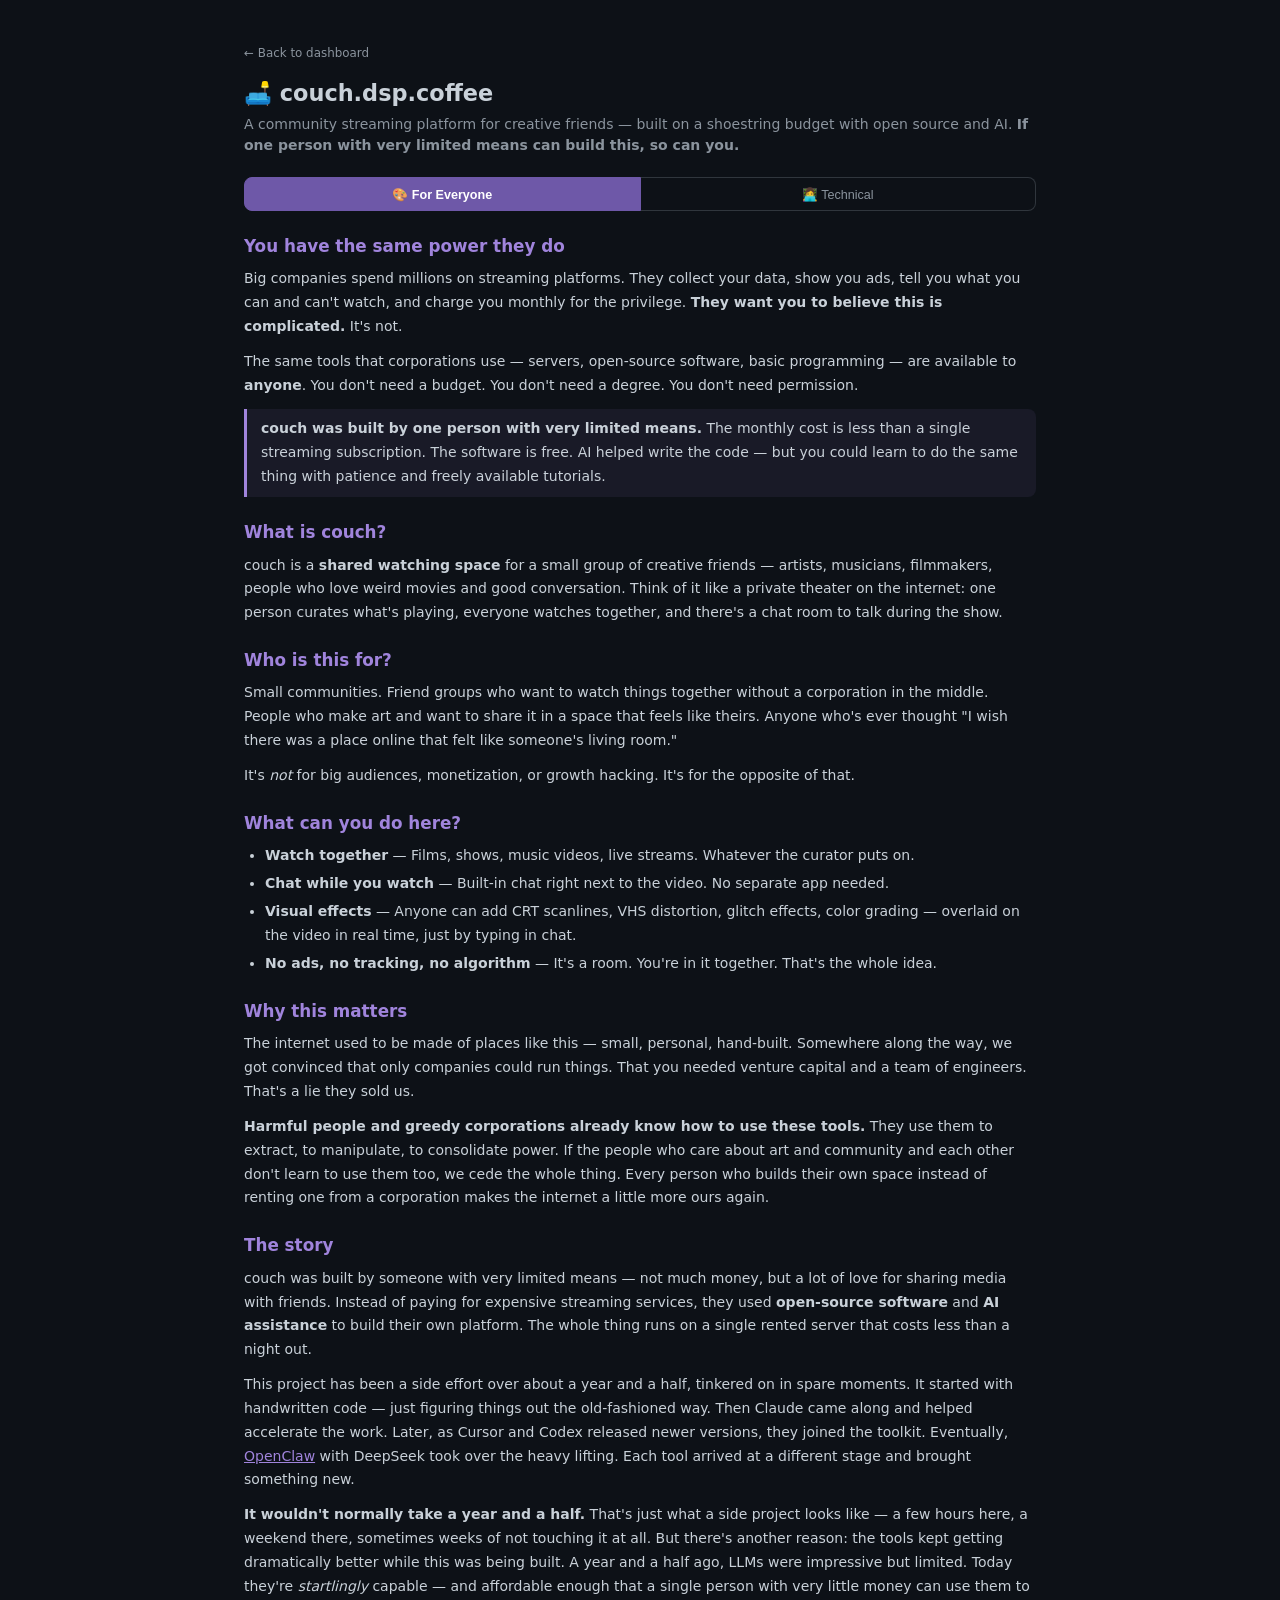
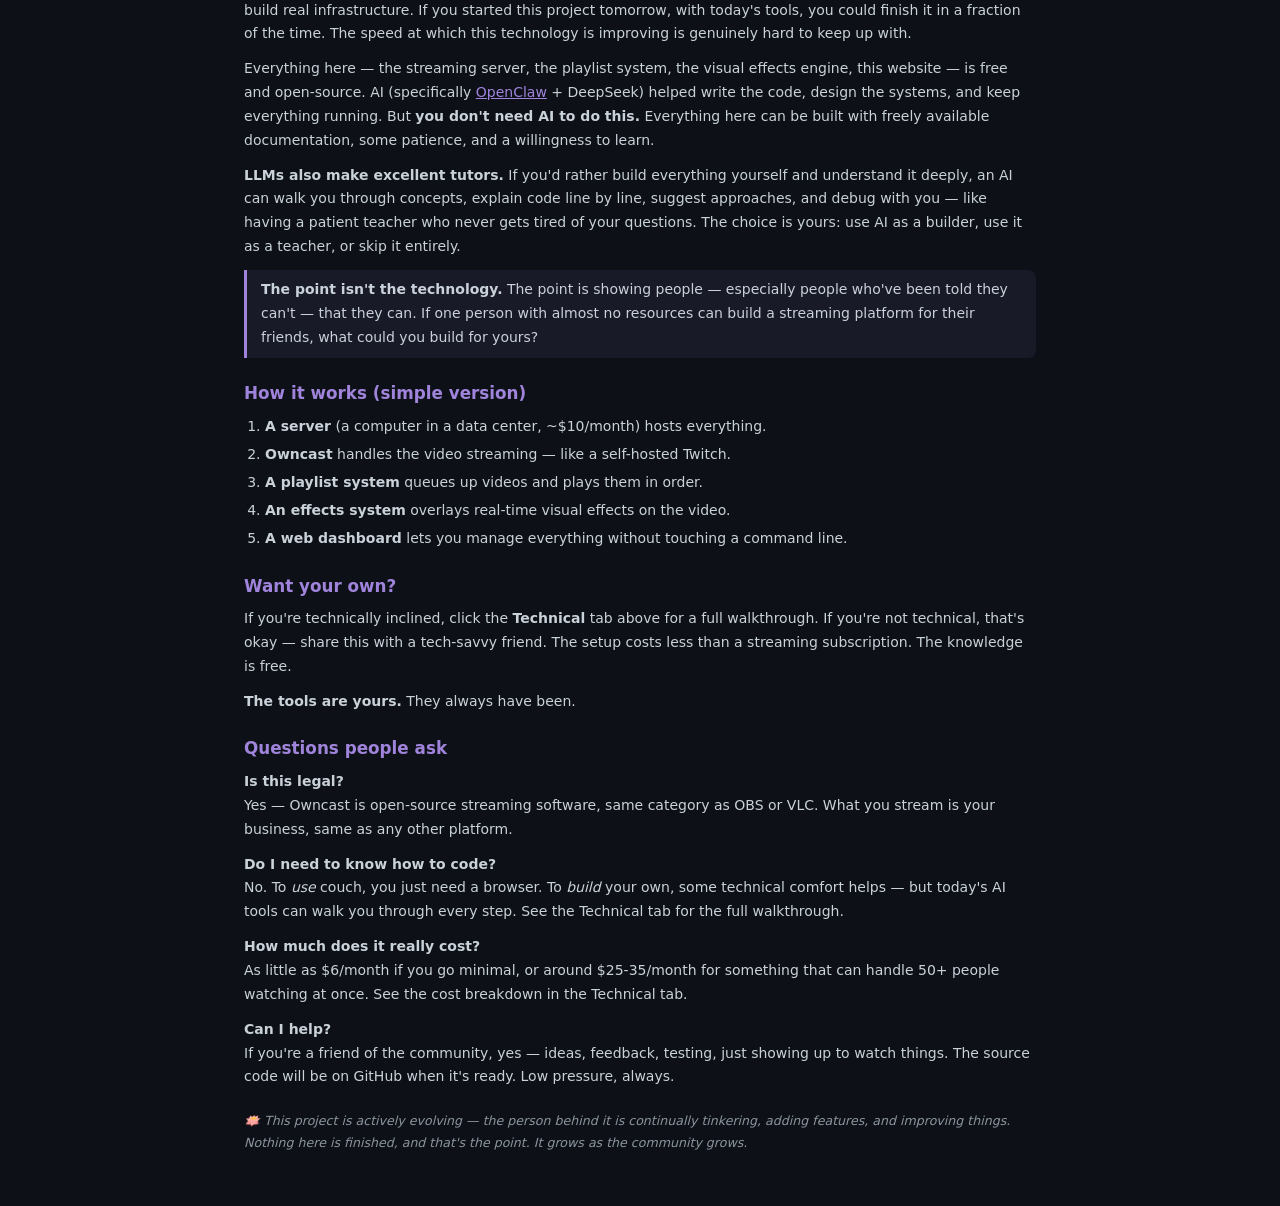
<file: playlist-streamer/api/web/about/index.html>
<!DOCTYPE html>
<html lang="en">
<head>
<meta charset="utf-8">
<meta name="viewport" content="width=device-width, initial-scale=1">
<title>About couch</title>
<link rel="stylesheet" href="../style.css">
<style>
  .docs-page { max-width: 820px; margin: 0 auto; padding: 2rem 1rem; }
  .docs-page h1 { font-size: 1.6rem; margin-bottom: 0.25rem; }
  .docs-page .tagline { color: var(--muted); font-size: 1rem; margin-bottom: 1.5rem; }
  .view-toggle { display: flex; gap: 0; margin-bottom: 1.5rem; }
  .view-toggle button {
    flex: 1; background: var(--bg); border: 1px solid var(--border);
    color: var(--muted); padding: 0.6rem; font-size: 0.9rem; cursor: pointer;
    transition: background 0.12s;
  }
  .view-toggle button:first-child { border-radius: var(--rad) 0 0 var(--rad); }
  .view-toggle button:last-child { border-radius: 0 var(--rad) var(--rad) 0; border-left: none; }
  .view-toggle button.active { background: var(--accent-dim); color: #fff; font-weight: 600; border-color: var(--accent-dim); }
  .docs-view { display: none; line-height: 1.7; }
  .docs-view.active { display: block; }
  .docs-view h2 { font-size: 1.2rem; margin: 1.5rem 0 0.5rem; color: var(--accent); }
  .docs-view h3 { font-size: 1rem; margin: 1rem 0 0.4rem; }
  .docs-view p { margin-bottom: 0.8rem; color: var(--text); }
  .docs-view code {
    background: var(--bg); border: 1px solid var(--border);
    padding: 1px 6px; border-radius: 4px; font-size: 0.85rem;
  }
  .docs-view pre {
    background: var(--bg); border: 1px solid var(--border);
    padding: 1rem; border-radius: var(--rad); overflow-x: auto;
    font-size: 0.82rem; margin-bottom: 1rem; line-height: 1.5;
  }
  .docs-view ul, .docs-view ol { margin-bottom: 0.8rem; padding-left: 1.5rem; }
  .docs-view li { margin-bottom: 0.3rem; }
  .docs-view a { color: var(--accent); }
  .docs-view .muted-note { color: var(--muted); font-style: italic; font-size: 0.9rem; margin-top: 1.5rem; }
  .docs-view .callout {
    border-left: 3px solid var(--accent); padding: 0.6rem 1rem;
    background: rgba(160,132,220,0.08); border-radius: 0 var(--rad) var(--rad) 0;
    margin-bottom: 1rem;
  }
  .docs-view table { width: 100%; border-collapse: collapse; margin-bottom: 1rem; }
  .docs-view th, .docs-view td {
    border: 1px solid var(--border); padding: 0.5rem 0.7rem;
    text-align: left; font-size: 0.85rem;
  }
  .docs-view th { background: var(--bg); }
  .docs-back { margin-bottom: 1rem; }
  .docs-back a { color: var(--muted); text-decoration: none; font-size: 0.85rem; }
  .docs-back a:hover { color: var(--accent); }
</style>
</head>
<body>
<div class="docs-page">
  <div class="docs-back"><a href="../">← Back to dashboard</a></div>
  <h1>🛋️ couch.dsp.coffee</h1>
  <p class="tagline">A community streaming platform for creative friends — built on a shoestring budget with open source and AI. <strong>If one person with very limited means can build this, so can you.</strong></p>

  <div class="view-toggle">
    <button class="active" data-view="creative">🎨 For Everyone</button>
    <button data-view="technical">👩‍💻 Technical</button>
  </div>

  <!-- ═══════════════════════════════════════════════════════════════ -->
  <div id="view-creative" class="docs-view active">

<h2>You have the same power they do</h2>
<p>Big companies spend millions on streaming platforms. They collect your data, show you ads, tell you what you can and can't watch, and charge you monthly for the privilege. <strong>They want you to believe this is complicated.</strong> It's not.</p>

<p>The same tools that corporations use — servers, open-source software, basic programming — are available to <strong>anyone</strong>. You don't need a budget. You don't need a degree. You don't need permission.</p>

<div class="callout"><strong>couch was built by one person with very limited means.</strong> The monthly cost is less than a single streaming subscription. The software is free. AI helped write the code — but you could learn to do the same thing with patience and freely available tutorials.</div>

<h2>What is couch?</h2>
<p>couch is a <strong>shared watching space</strong> for a small group of creative friends — artists, musicians, filmmakers, people who love weird movies and good conversation. Think of it like a private theater on the internet: one person curates what's playing, everyone watches together, and there's a chat room to talk during the show.</p>

<h2>Who is this for?</h2>
<p>Small communities. Friend groups who want to watch things together without a corporation in the middle. People who make art and want to share it in a space that feels like theirs. Anyone who's ever thought "I wish there was a place online that felt like someone's living room."</p>

<p>It's <em>not</em> for big audiences, monetization, or growth hacking. It's for the opposite of that.</p>

<h2>What can you do here?</h2>
<ul>
  <li><strong>Watch together</strong> — Films, shows, music videos, live streams. Whatever the curator puts on.</li>
  <li><strong>Chat while you watch</strong> — Built-in chat right next to the video. No separate app needed.</li>
  <li><strong>Visual effects</strong> — Anyone can add CRT scanlines, VHS distortion, glitch effects, color grading — overlaid on the video in real time, just by typing in chat.</li>
  <li><strong>No ads, no tracking, no algorithm</strong> — It's a room. You're in it together. That's the whole idea.</li>
</ul>

<h2>Why this matters</h2>
<p>The internet used to be made of places like this — small, personal, hand-built. Somewhere along the way, we got convinced that only companies could run things. That you needed venture capital and a team of engineers. That's a lie they sold us.</p>

<p><strong>Harmful people and greedy corporations already know how to use these tools.</strong> They use them to extract, to manipulate, to consolidate power. If the people who care about art and community and each other don't learn to use them too, we cede the whole thing. Every person who builds their own space instead of renting one from a corporation makes the internet a little more ours again.</p>

<h2>The story</h2>
<p>couch was built by someone with very limited means — not much money, but a lot of love for sharing media with friends. Instead of paying for expensive streaming services, they used <strong>open-source software</strong> and <strong>AI assistance</strong> to build their own platform. The whole thing runs on a single rented server that costs less than a night out.</p>

<p>This project has been a side effort over about a year and a half, tinkered on in spare moments. It started with handwritten code — just figuring things out the old-fashioned way. Then Claude came along and helped accelerate the work. Later, as Cursor and Codex released newer versions, they joined the toolkit. Eventually, <a href="https://openclaw.ai" target="_blank">OpenClaw</a> with DeepSeek took over the heavy lifting. Each tool arrived at a different stage and brought something new.</p>

<p><strong>It wouldn't normally take a year and a half.</strong> That's just what a side project looks like — a few hours here, a weekend there, sometimes weeks of not touching it at all. But there's another reason: the tools kept getting dramatically better while this was being built. A year and a half ago, LLMs were impressive but limited. Today they're <em>startlingly</em> capable — and affordable enough that a single person with very little money can use them to build real infrastructure. If you started this project tomorrow, with today's tools, you could finish it in a fraction of the time. The speed at which this technology is improving is genuinely hard to keep up with.</p>

<p>Everything here — the streaming server, the playlist system, the visual effects engine, this website — is free and open-source. AI (specifically <a href="https://openclaw.ai" target="_blank">OpenClaw</a> + DeepSeek) helped write the code, design the systems, and keep everything running. But <strong>you don't need AI to do this.</strong> Everything here can be built with freely available documentation, some patience, and a willingness to learn.</p>

<p><strong>LLMs also make excellent tutors.</strong> If you'd rather build everything yourself and understand it deeply, an AI can walk you through concepts, explain code line by line, suggest approaches, and debug with you — like having a patient teacher who never gets tired of your questions. The choice is yours: use AI as a builder, use it as a teacher, or skip it entirely.</p>

<div class="callout"><strong>The point isn't the technology.</strong> The point is showing people — especially people who've been told they can't — that they can. If one person with almost no resources can build a streaming platform for their friends, what could you build for yours?</div>

<h2>How it works (simple version)</h2>
<ol>
  <li><strong>A server</strong> (a computer in a data center, ~$10/month) hosts everything.</li>
  <li><strong>Owncast</strong> handles the video streaming — like a self-hosted Twitch.</li>
  <li><strong>A playlist system</strong> queues up videos and plays them in order.</li>
  <li><strong>An effects system</strong> overlays real-time visual effects on the video.</li>
  <li><strong>A web dashboard</strong> lets you manage everything without touching a command line.</li>
</ol>

<h2>Want your own?</h2>
<p>If you're technically inclined, click the <strong>Technical</strong> tab above for a full walkthrough. If you're not technical, that's okay — share this with a tech-savvy friend. The setup costs less than a streaming subscription. The knowledge is free.</p>

<p><strong>The tools are yours.</strong> They always have been.</p>

<h2>Questions people ask</h2>

<p><strong>Is this legal?</strong><br>Yes — Owncast is open-source streaming software, same category as OBS or VLC. What you stream is your business, same as any other platform.</p>

<p><strong>Do I need to know how to code?</strong><br>No. To <em>use</em> couch, you just need a browser. To <em>build</em> your own, some technical comfort helps — but today's AI tools can walk you through every step. See the Technical tab for the full walkthrough.</p>

<p><strong>How much does it really cost?</strong><br>As little as $6/month if you go minimal, or around $25-35/month for something that can handle 50+ people watching at once. See the cost breakdown in the Technical tab.</p>

<p><strong>Can I help?</strong><br>If you're a friend of the community, yes — ideas, feedback, testing, just showing up to watch things. The source code will be on GitHub when it's ready. Low pressure, always.</p>

<p class="muted-note">🪷 This project is actively evolving — the person behind it is continually tinkering, adding features, and improving things. Nothing here is finished, and that's the point. It grows as the community grows.</p>

  </div>

  <!-- ═══════════════════════════════════════════════════════════════ -->
  <div id="view-technical" class="docs-view">

<div class="callout"><strong>Everything documented here was built by one person.</strong> No team, no budget, no computer science degree. Just curiosity, open-source software, and AI assistance. If you can read documentation and copy-paste commands, you can build this.</div>

<h2>Architecture</h2>
<p>couch is a stack of four main components running on a single Linux server, fronted by Caddy as a reverse proxy with automatic TLS.</p>

<table>
  <tr><th>Component</th><th>Role</th><th>Port</th><th>Language</th></tr>
  <tr><td><strong>Owncast</strong></td><td>Live streaming server + chat</td><td>8080</td><td>Go (binary)</td></tr>
  <tr><td><strong>playlist-streamer</strong></td><td>Playlist management, video streaming to RTMP, web dashboard</td><td>9090</td><td>Go</td></tr>
  <tr><td><strong>layer-server</strong></td><td>WebGL shader state sync via SSE</td><td>9100</td><td>Go</td></tr>
  <tr><td><strong>Caddy</strong></td><td>Reverse proxy, TLS termination, static files</td><td>443</td><td>Go</td></tr>
</table>

<pre>
Browser ──▶ couch.dsp.coffee ──▶ Caddy
                                   ├── / → Owncast :8080
                                   ├── /stream/* → playlist-streamer :9090
                                   └── /layers-api/* → layer-server :9100
</pre>

<h2>Component Breakdown</h2>

<h3>1. Owncast</h3>
<p>The heart of the platform. Owncast is a self-hosted live streaming server with built-in chat, viewer count, and a clean web UI. It ingests video via RTMP and serves it to viewers via HLS.</p>
<ul>
  <li>Installed at <code>/opt/owncast/owncast/</code></li>
  <li>Updated via <code>grab-latest.sh</code> which pulls the latest GitHub release</li>
  <li>Chat is built-in — no external chat service needed</li>
  <li>Custom client-side code lives in <code>data/public/couch-layers/</code></li>
</ul>

<h3>2. playlist-streamer</h3>
<p>A Go application that manages playlists and streams video files (or YouTube URLs) to Owncast via RTMP. It supports multiple video providers, continuous looping, scheduled playback, and a web dashboard for management.</p>
<ul>
  <li><strong>Providers:</strong> Local files, YouTube (via yt-dlp), Real-Debrid, HTTP streams, Kick/Twitch (stubs)</li>
  <li><strong>Modes:</strong> Continuous loop, scheduled (cron), interactive CLI, TUI studio, or HTTP API</li>
  <li><strong>Dashboard:</strong> Embedded web UI served from the same binary — playlist management, video upload, schedule calendar</li>
  <li><strong>File watcher:</strong> Auto-detects new files dropped in the videos directory (SFTP uploads)</li>
</ul>
<p>Source: <code>/opt/owncast/playlist-streamer/</code></p>

<h3>3. layer-server</h3>
<p>A lightweight Go server that manages real-time WebGL shader overlays on the Owncast video player. Viewers type commands in chat (like <code>!preset crt</code>), the server deduplicates and broadcasts the canonical state to all connected clients via SSE.</p>

<p><strong>Available effects:</strong> CRT scanlines, chromatic aberration, color grading, digital glitch, VHS tracking/noise, pixelation, color inversion — with blend modes and per-layer opacity.</p>

<p>Source: <code>/opt/owncast/layer-server/</code></p>
<ul>
  <li>Commands are text in chat (e.g. <code>!fx crt scanlineIntensity 0.8</code>)</li>
  <li>State syncs instantly to all viewers via Server-Sent Events</li>
  <li>Allowlist controls who can run commands</li>
  <li>WebGL shader code runs client-side in the browser for zero server GPU cost</li>
</ul>

<h2>Layer System Architecture</h2>
<pre>
Chat (WebSocket)                  Allowed user types !preset crt
    │
    ▼
couch-layers.js                   Detects command, POSTs to server
    │
    ▼
layer-server (:9100)              Deduplicates, updates canonical state
    │
    ▼  SSE push
All connected clients             Apply WebGL shader stack to &lt;video&gt;
</pre>

<h2>Setting Up Your Own</h2>

<h3>Prerequisites</h3>
<ul>
  <li>A Linux server (any VPS works — $5-10/mo)</li>
  <li>A domain name</li>
  <li>Go 1.22+, ffmpeg, yt-dlp</li>
</ul>

<h3>Quick Start</h3>
<ol>
  <li><strong>Install Owncast</strong> — Download the binary from <a href="https://owncast.online">owncast.online</a>, run it, configure via <code>/admin</code></li>
  <li><strong>Clone the repo</strong> — <code>git clone ... /opt/owncast</code></li>
  <li><strong>Build playlist-streamer</strong> — <code>cd playlist-streamer && go build -o playlist-streamer .</code></li>
  <li><strong>Build layer-server</strong> — <code>cd layer-server && go build -o layer-server .</code></li>
  <li><strong>Set up Caddy</strong> — Point your domain at the server, configure reverse proxy for the components</li>
  <li><strong>Install systemd units</strong> — So everything starts on boot and restarts on failure</li>
  <li><strong>Drop videos in <code>/opt/owncast/playlist-streamer/videos/</code></strong> — They auto-appear in the playlist</li>
</ol>

<h3>Cost Breakdown</h3>
<p>Costs vary widely depending on how many people you expect to watch and whether you already have hardware. Here's the honest range:</p>
<table>
  <tr><th>Item</th><th>Budget Option</th><th>Comfortable Option</th></tr>
  <tr><td>VPS / server</td><td>~$5/mo (1-2 viewers, small VPS)</td><td>~$25-35/mo (50+ concurrent viewers)</td></tr>
  <tr><td>Domain name</td><td colspan="2">~$12/year</td></tr>
  <tr><td>Owncast</td><td colspan="2">Free (open source)</td></tr>
  <tr><td>Caddy</td><td colspan="2">Free (open source)</td></tr>
  <tr><td>playlist-streamer + layer-server</td><td colspan="2">Free (custom, open source)</td></tr>
  <tr><td><strong>Total</strong></td><td><strong>~$6/mo</strong></td><td><strong>~$26-36/mo</strong></td></tr>
</table>

<p>couch itself runs on a Hetzner VPS — more power than needed for a small group, but room to grow. You can start on a $5/mo VPS from providers like Hetzner, DigitalOcean, Vultr, or Netcup, and scale up if your audience grows. If you have an old desktop and decent upload speed at home, you can even self-host for just the electricity cost.</p>

<p><strong>The takeaway:</strong> there are options at every budget level. The cheapest tier costs less than a sandwich per month. The comfortable tier costs less than a streaming subscription and a coffee. The point isn't the exact number — it's that you have choices.</p>

<div class="callout"><strong>AI costs:</strong> During development, AI assistance (like OpenClaw + DeepSeek) was used for coding, system design, and debugging. At current API pricing, the monthly cost is single-digit dollars — and it's optional. Everything here can be built without AI using the documentation.</div>

<h2>Stream Key Security</h2>
<p>Never commit <code>config.local.yaml</code> to version control. It contains the Owncast stream key and API tokens. Use restricted file permissions (<code>0600</code>) and <code>.gitignore</code>.</p>

<h2>Useful Commands</h2>
<pre>
# Restart everything
systemctl restart owncast playlist-streamer layer-server

# View logs
journalctl -u playlist-streamer -f

# Check layer state
curl -s https://couch.dsp.coffee/layers-api/state | python3 -m json.tool

# Force a layer preset (bypasses allowlist)
curl -s -X POST http://localhost:9100/layers-api/state \
  -H 'Content-Type: application/json' \
  -d '{"cmd":"preset","args":["crt"]}'

# Update Owncast to latest release
cd /opt/owncast && bash grab-latest.sh
</pre>

<h2>Repository</h2>
<p>The full source code — playlist-streamer, layer-server, and all configuration — will be available on GitHub. For now it's quietly running here. If you're interested in the code or want help setting up your own, reach out through the chat or community channels. No pressure, no spotlight.</p>

<p><em>Last updated: <span id="doc-updated"></span> · This project is under active development — things change, improve, and grow.</em></p>

  </div>
</div>

<script>
// View toggle
document.querySelectorAll('.view-toggle button').forEach(btn => {
  btn.addEventListener('click', () => {
    document.querySelectorAll('.view-toggle button').forEach(b => b.classList.remove('active'));
    btn.classList.add('active');
    document.querySelectorAll('.docs-view').forEach(v => v.classList.remove('active'));
    document.getElementById('view-' + btn.dataset.view).classList.add('active');
  });
});
// Set last-updated timestamp
document.getElementById('doc-updated').textContent = new Date().toISOString().slice(0, 10);
</script>
</body>
</html>
</file>
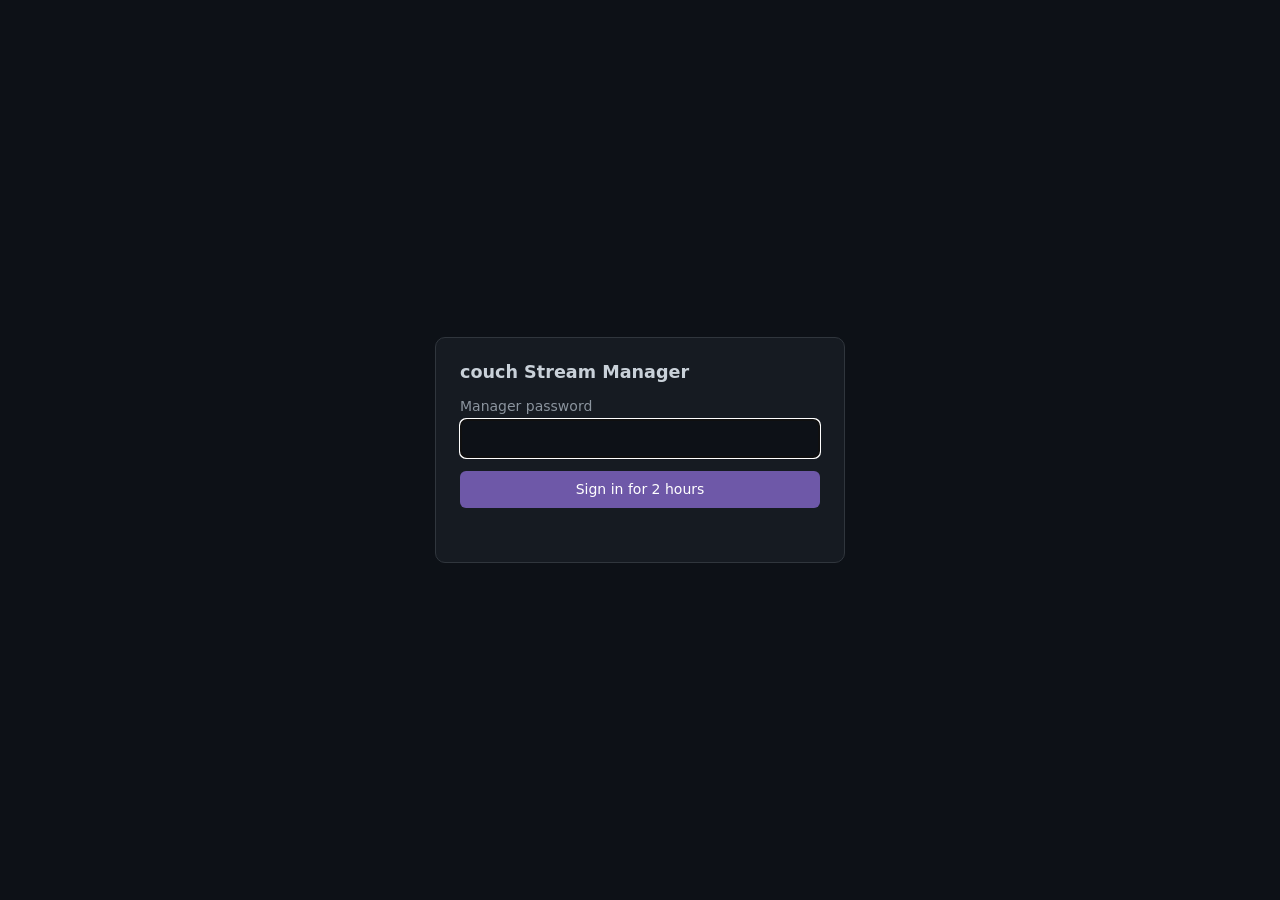
<file: playlist-streamer/api/web/login.html>
<!doctype html>
<html><head><meta charset="utf-8"><meta name="viewport" content="width=device-width,initial-scale=1"><title>Stream Manager Login</title><style>
body{margin:0;min-height:100vh;display:grid;place-items:center;background:#0d1117;color:#c9d1d9;font:14px system-ui}form{width:min(360px,calc(100vw - 2rem));background:#161b22;border:1px solid #30363d;border-radius:10px;padding:1.5rem}h1{font-size:1.1rem;margin:0 0 1rem}label{display:block;color:#8b949e;margin-bottom:.35rem}input,button{box-sizing:border-box;width:100%;padding:.65rem;border-radius:6px;font:inherit}input{background:#0d1117;border:1px solid #30363d;color:#fff}button{margin-top:.8rem;border:0;background:#6e58a8;color:#fff;cursor:pointer}#error{min-height:1.3rem;color:#f85149;margin-top:.6rem}
</style></head><body><form id="login-form"><h1>couch Stream Manager</h1><label for="password">Manager password</label><input id="password" type="password" autocomplete="current-password" autofocus required><button>Sign in for 2 hours</button><div id="error"></div></form><script src="login.js"></script></body></html>
</file>
<file: playlist-streamer/api/web/style.css>
*, *::before, *::after { box-sizing: border-box; margin: 0; padding: 0; }

:root {
  --bg: #0d1117;
  --bg-alt: #161b22;
  --border: #30363d;
  --text: #c9d1d9;
  --muted: #8b949e;
  --accent: #a084dc;
  --accent-dim: #6e58a8;
  --green: #3fb950;
  --red: #f85149;
  --yellow: #d2991d;
  --blue: #58a6ff;
  --rad: 8px;
}

html { background: var(--bg); color: var(--text); font: 14px/1.5 system-ui, -apple-system, sans-serif; }

body {
  max-width: 1320px; margin: 0 auto; padding: 1rem;
  display: flex; flex-direction: column; min-height: 100vh;
}

/* ── Top bar ────────────────────────────── */

header {
  display: flex; align-items: center; gap: 1rem;
  padding: 0.75rem 1rem; background: var(--bg-alt);
  border: 1px solid var(--border); border-radius: var(--rad);
  margin-bottom: 1rem; flex-wrap: wrap;
}
header h1 { font-size: 1.1rem; font-weight: 600; }
header h1 span { color: var(--muted); font-weight: 400; }

#status-bar { display: flex; align-items: center; gap: 0.5rem; flex: 1; }
.dot { width: 10px; height: 10px; border-radius: 50%; flex-shrink: 0; }
.dot.streaming { background: var(--green); box-shadow: 0 0 6px var(--green); }
.dot.stopped { background: var(--muted); }
.dot.paused { background: var(--yellow); }
#status-text { font-weight: 600; }
#status-detail { color: var(--muted); font-size: 0.85rem; }

nav { display: flex; gap: 0.35rem; }
nav button {
  background: var(--bg-alt); border: 1px solid var(--border);
  color: var(--text); border-radius: 6px; padding: 0.4rem 0.7rem;
  cursor: pointer; font-size: 0.95rem; transition: background 0.12s;
}
nav button:hover { background: var(--border); }
nav button:active { transform: scale(0.96); }
.icon-button { min-width: 2.35rem; padding-inline: 0.55rem; }
.quiet-button { background: transparent; border: 1px solid var(--border); color: var(--text); }
.quiet-button:hover { background: var(--border); }
.danger-quiet { background: transparent; border: 1px solid transparent; color: #ff7b72; }
.danger-quiet:hover { background: rgba(248,81,73,.12); border-color: rgba(248,81,73,.35); }
.save-button { display: inline-flex; align-items: center; gap: .35rem; }
.nav-link {
  display: flex; align-items: center; padding: 0.4rem 0.7rem;
  color: var(--muted); text-decoration: none; font-size: 1rem;
  border-radius: 6px; transition: background 0.12s;
}
.nav-link:hover { background: var(--border); color: var(--text); }

/* ── Main layout ────────────────────────── */

main {
  display: grid; grid-template-columns: minmax(0, 1fr) minmax(320px, 380px);
  gap: 1rem; flex: 1;
}
@media (max-width: 820px) { main { grid-template-columns: 1fr; } }

/* ── Sections ───────────────────────────── */

section, aside > section {
  background: var(--bg-alt); border: 1px solid var(--border);
  border-radius: var(--rad); padding: 1rem;
}
section h2, aside h2 {
  font-size: 0.95rem; font-weight: 600; margin-bottom: 0.75rem;
  color: var(--muted); text-transform: uppercase; letter-spacing: 0.05em;
}

/* ── Playlist ───────────────────────────── */
.playlist-heading { display: flex; align-items: flex-end; justify-content: space-between; gap: 1rem; margin-bottom: .65rem; }
.playlist-heading > div { flex: 1; min-width: 0; }
.eyebrow { display: block; color: var(--muted); font-size: .7rem; font-weight: 700; letter-spacing: .09em; text-transform: uppercase; margin-bottom: .25rem; }
.playlist-title-row { display: flex; align-items: center; gap: .5rem; min-width: 0; }
.playlist-toolbar { display: flex; gap: 0.35rem; align-items: center; padding-block: .55rem; border-block: 1px solid var(--border); margin-bottom: .45rem; }
#playlist-select { width: min(100%, 34rem); min-width: 0; background: var(--bg); border: 1px solid var(--border); color: var(--text); border-radius: 6px; padding: 0.55rem; font-size: 1rem; font-weight: 650; }
.playlist-help { color: var(--muted); font-size: 0.72rem; margin-bottom: 0.55rem; }
#playlist-mode { color: var(--accent); font-weight: 600; }
.primary-action, #btn-pl-activate { background: #238636; }
.primary-action:hover, #btn-pl-activate:hover { background: #2ea043; }
.dirty-indicator { color: #e3b341; background: rgba(210,153,29,.12); border: 1px solid rgba(210,153,29,.3); border-radius: 999px; padding: .1rem .45rem; font-size: .68rem; font-weight: 700; }

.activity-panel { margin: .55rem 0 .65rem; padding: .65rem .7rem; border: 1px solid var(--border); border-radius: 7px; background: rgba(13,17,23,.55); }
.activity-panel.has-error { border-color: rgba(248,81,73,.5); background: rgba(248,81,73,.055); }
.activity-panel.is-busy { border-color: rgba(210,153,29,.45); }
.activity-heading, .activity-heading > span { display: flex; align-items: center; gap: .45rem; }
.activity-heading { justify-content: space-between; }
.activity-heading strong { font-size: .82rem; }
.activity-heading button { padding: .2rem .5rem; font-size: .72rem; }
.activity-dot { width: 8px; height: 8px; border-radius: 50%; flex: 0 0 auto; background: var(--muted); }
.activity-dot.ok { background: var(--green); }
.activity-dot.busy { background: var(--yellow); box-shadow: 0 0 5px rgba(210,153,29,.6); }
.activity-dot.error { background: var(--red); box-shadow: 0 0 5px rgba(248,81,73,.6); }
#activity-summary { margin-top: .25rem; color: var(--muted); font-size: .78rem; }
#activity-list { list-style: none; margin-top: .45rem; padding-top: .4rem; border-top: 1px solid var(--border); }
#activity-list li { display: grid; grid-template-columns: auto 1fr; gap: .45rem; padding: .18rem 0; color: var(--muted); font-size: .72rem; }
#activity-list .activity-level { color: var(--yellow); font-weight: 800; }
#activity-list li.error .activity-level, #activity-list li.error .activity-message { color: #ff8a82; }
#activity-list .activity-message { min-width: 0; overflow-wrap: anywhere; }

#pl-count { color: var(--muted); font-weight: 400; font-size: 0.9rem; }
#pl-count::before { content: "("; }
#pl-count::after { content: ")"; }

#playlist { list-style: none; height: clamp(260px, 48vh, 620px); overflow-y: auto; overscroll-behavior: contain; }
#playlist li {
  display: flex; align-items: center; gap: 0.5rem;
  padding: 0.45rem 0.5rem; border-radius: 6px;
  font-size: 0.9rem; transition: background 0.1s;
}
#playlist li:hover { background: rgba(255,255,255,0.03); }
#playlist .empty-state { height: 100%; justify-content: center; text-align: center; color: var(--muted); cursor: default; }
#playlist li:focus { outline: 1px solid var(--accent); background: rgba(160,132,220,0.08); }
#playlist li[draggable="true"] { cursor: default; }
#playlist li.dragging { opacity: .45; }
.pl-grip { color: var(--muted); cursor: grab; font-size: 1.05rem; }
#playlist li.now {
  background: rgba(160,132,220,0.12); border-left: 3px solid var(--accent);
  padding-left: calc(0.5rem - 3px);
}

.pl-idx { color: var(--muted); min-width: 1.8rem; text-align: right; font-variant-numeric: tabular-nums; }
.pl-provider {
  font-size: 0.7rem; padding: 1px 5px; border-radius: 4px;
  background: var(--border); color: var(--muted); flex-shrink: 0; text-transform: uppercase;
}
.pl-url {
  overflow: hidden; text-overflow: ellipsis; white-space: nowrap;
  color: var(--text);
}
.pl-main { flex: 1; min-width: 0; display: flex; flex-direction: column; line-height: 1.25; }
.pl-item-detail { color: var(--muted); font-size: .68rem; overflow: hidden; text-overflow: ellipsis; white-space: nowrap; }
.pl-state { flex: 0 0 auto; border: 1px solid var(--border); border-radius: 999px; padding: .12rem .42rem; color: var(--muted); font-size: .64rem; font-weight: 700; line-height: 1.35; white-space: nowrap; }
.pl-state-cached, .pl-state-ready { color: #56d364; border-color: rgba(63,185,80,.38); background: rgba(63,185,80,.09); }
.pl-state-caching { color: #e3b341; border-color: rgba(210,153,29,.45); background: rgba(210,153,29,.09); }
.pl-state-waiting { color: #d2a8ff; border-color: rgba(160,132,220,.45); background: rgba(160,132,220,.09); }
.pl-state-failed { color: #ff7b72; border-color: rgba(248,81,73,.45); background: rgba(248,81,73,.1); }
.pl-state-direct { color: var(--blue); border-color: rgba(88,166,255,.35); background: rgba(88,166,255,.08); }
.pl-progress { width: min(14rem,100%); height: 3px; margin-top: 3px; border-radius: 2px; overflow: hidden; background: var(--border); }
.pl-progress > span { display: block; height: 100%; background: var(--yellow); transition: width .2s; }
li.now .pl-url { color: var(--accent); font-weight: 500; }
li.now .pl-idx::before { content: "▶ "; color: var(--accent); }

.pl-del, .pl-play {
  background: none; border: none; color: var(--red); cursor: pointer;
  font-size: 1rem; padding: 0 4px; opacity: 0; transition: opacity 0.12s;
}
#playlist li:hover .pl-del { opacity: 1; }
.pl-play { color: var(--green); }
#playlist li:hover .pl-play, #playlist li:focus-within .pl-play, #playlist li:focus-within .pl-del { opacity: 1; }
.pl-del:hover { color: #ff6e6e; }

/* ── Add row ────────────────────────────── */

#pl-actions { margin-top: 0.75rem; display: flex; flex-direction: column; gap: 0.4rem; }
.add-row { display: flex; gap: 0.4rem; }
.add-row input { flex: 1; }
.add-row select {
  background: var(--bg); border: 1px solid var(--border); color: var(--text);
  border-radius: 6px; padding: 0.35rem 0.5rem; font-size: 0.85rem;
}
.ytrow { border-top: 1px solid var(--border); padding-top: 0.4rem; }

input[type="text"] {
  background: var(--bg); border: 1px solid var(--border); color: var(--text);
  border-radius: 6px; padding: 0.4rem 0.6rem; font-size: 0.85rem;
  outline: none; transition: border-color 0.12s;
}
input[type="text"]:focus { border-color: var(--accent); }

button {
  background: var(--accent-dim); border: none; color: #fff;
  border-radius: 6px; padding: 0.4rem 0.9rem; cursor: pointer;
  font-size: 0.85rem; font-weight: 500; white-space: nowrap;
  transition: background 0.12s, transform 0.1s;
}
button:hover { background: var(--accent); }
button:active { transform: scale(0.96); }
button:focus-visible, select:focus-visible, input:focus-visible, .nav-link:focus-visible { outline: 2px solid var(--blue); outline-offset: 2px; }
button:disabled { cursor: not-allowed; opacity: .5; transform: none; }

#btn-add, #btn-ytplaylist { padding: 0.4rem 1rem; }

/* ── Upload drop zone ───────────────────── */

#drop-zone {
  border: 2px dashed var(--border); border-radius: var(--rad);
  padding: 1.5rem 1rem; text-align: center; cursor: pointer;
  transition: border-color 0.15s, background 0.15s;
}
#drop-zone:hover, #drop-zone.dragover {
  border-color: var(--accent); background: rgba(160,132,220,0.06);
}
#drop-zone p { margin-bottom: 0.4rem; }
#drop-zone .hint { font-size: 0.75rem; color: var(--muted); }

#btn-pick-file {
  background: var(--bg); border: 1px solid var(--border); color: var(--text);
  margin-top: 0.5rem;
}
#btn-pick-file:hover { background: var(--border); }

#upload-progress { margin-top: 0.75rem; }
.progress-bar { height: 8px; background: var(--border); border-radius: 4px; overflow: hidden; margin-bottom: 0.3rem; }
#progress-fill { height: 100%; width: 0; background: var(--accent); border-radius: 4px; transition: width 0.2s; }
#progress-text { font-size: 0.8rem; color: var(--muted); }

.hidden { display: none !important; }

/* ── Video library ──────────────────────── */

#video-list {
  list-style: none; max-height: 26vh; overflow-y: auto;
  font-size: 0.85rem;
}
#video-list li {
  display: flex; justify-content: space-between; align-items: center;
  padding: 0.3rem 0.4rem; border-radius: 4px;
}
#video-list li:hover { background: rgba(255,255,255,0.03); }
#video-list .vname { overflow: hidden; text-overflow: ellipsis; white-space: nowrap; }
#video-list .vsize { color: var(--muted); font-size: 0.75rem; margin-left: 0.5rem; flex-shrink: 0; }
#video-list .vadd {
  background: none; border: none; color: var(--accent); cursor: pointer;
  font-size: 0.8rem; padding: 2px 6px;
}
#video-list .vadd:hover { color: #fff; }

#plex-section .plex-controls { display: flex; gap: 0.4rem; margin-bottom: 0.5rem; }
#plex-section select, #plex-filter {
  width: 100%; background: var(--bg); border: 1px solid var(--border); color: var(--text);
  border-radius: 6px; padding: 0.4rem 0.5rem;
}

#smb-section .smb-controls { display: flex; gap: 0.4rem; margin-bottom: 0.5rem; }
#smb-section select, #smb-filter {
  width: 100%; background: var(--bg); border: 1px solid var(--border); color: var(--text);
  border-radius: 6px; padding: 0.4rem 0.5rem;
}
.smb-path-row { display: flex; align-items: center; gap: .5rem; margin-bottom: .5rem; }
#smb-path { min-width: 0; overflow: hidden; text-overflow: ellipsis; white-space: nowrap; color: var(--muted); font-size: .78rem; }
#smb-list { list-style: none; max-height: 56vh; overflow-y: auto; margin-top: .5rem; }
#smb-list li { border-radius: 4px; }
#smb-list .smb-open { width: 100%; display: flex; align-items: center; gap: .4rem; padding: .4rem; background: none; color: var(--text); text-align: left; }
#smb-list .smb-open:hover, #smb-list .smb-file:hover { background: rgba(255,255,255,.04); }
#smb-list .smb-file { display: flex; align-items: center; gap: .4rem; padding: .35rem .4rem; }
#smb-list .smb-file-icon { flex: 0 0 1.1rem; color: var(--muted); text-align: center; }
#smb-list .vname { flex: 1; min-width: 0; overflow: hidden; text-overflow: ellipsis; white-space: nowrap; }
#smb-list .vsize { color: var(--muted); font-size: .72rem; white-space: nowrap; }
#smb-list .vadd { background: none; border: none; color: var(--accent); cursor: pointer; font-size: 1rem; padding: 1px 7px; }
#smb-list .vadd:hover { color: #fff; }
.trees-helper { margin-top: .75rem; padding: .65rem; border: 1px solid var(--border); border-radius: 6px; background: rgba(88,166,255,.05); font-size: .76rem; }
.trees-helper p { margin: .2rem 0 .55rem; color: var(--muted); }
.download-helper { display: inline-block; padding: .28rem .55rem; border-radius: 5px; background: var(--accent-dim); color: #fff; text-decoration: none; font-weight: 600; }
.download-helper:hover { background: var(--accent); }
#plex-list { list-style: none; max-height: 56vh; overflow-y: auto; margin-top: 0.5rem; }
#plex-list > li { border-radius: 4px; }
#plex-list details { width: 100%; }
#plex-list summary {
  display: flex; align-items: center; gap: 0.4rem; padding: 0.4rem;
  border-radius: 4px; cursor: pointer; list-style: none;
}
#plex-list summary::-webkit-details-marker { display: none; }
#plex-list summary::before { content: '›'; color: var(--muted); transition: transform 0.12s ease; }
#plex-list details[open] > summary::before { transform: rotate(90deg); }
#plex-list summary:hover, #plex-list .plex-file:hover { background: rgba(255,255,255,0.04); }
#plex-list .plex-tree { list-style: none; margin-left: 0.95rem; padding-left: 0.55rem; border-left: 1px solid var(--border); }
#plex-list .plex-file { display: flex; align-items: center; gap: 0.4rem; padding: 0.35rem 0.4rem; border-radius: 4px; }
#plex-list .plex-folder, #plex-list .plex-file-icon { flex: 0 0 1.1rem; color: var(--muted); text-align: center; }
#plex-list .plex-count { margin-left: auto; color: var(--muted); font-size: 0.72rem; }
#plex-list .plex-file-info { min-width: 0; flex: 1; display: flex; flex-direction: column; line-height: 1.25; }
#plex-list .plex-item-title, #plex-list .plex-file-name { overflow: hidden; text-overflow: ellipsis; white-space: nowrap; }
#plex-list .plex-file-name { color: var(--muted); font-size: 0.7rem; }
#plex-list .vname { flex: 1; overflow: hidden; text-overflow: ellipsis; white-space: nowrap; }
#plex-list .vadd { background: none; border: none; color: var(--accent); cursor: pointer; font-size: 1rem; padding: 1px 7px; }
#plex-list .vadd:hover { color: #fff; }

#config-section h3 { font-size: 0.88rem; margin: 0.8rem 0 0.45rem; }
#config-form > label { display: flex; justify-content: space-between; align-items: center; gap: 0.5rem; font-size: 0.82rem; margin: 0.45rem 0; }
#config-form input[type="text"], #config-form input[type="password"], #config-form input[type="number"] {
  background: var(--bg); border: 1px solid var(--border); color: var(--text); border-radius: 6px; padding: 0.35rem 0.45rem;
}
.plex-server-row { display: grid; grid-template-columns: 0.7fr 1.4fr 1.2fr auto; gap: 0.3rem; margin-bottom: 0.4rem; }
.plex-server-row input { min-width: 0; }
.cfg-plex-remove { background: none; border: none; color: var(--red); }
.config-actions { display: flex; justify-content: flex-end; gap: 0.4rem; margin-top: 1rem; }
.youtube-cookie-actions { align-items: center; justify-content: space-between; margin-top: 0.4rem; }
#logs-section h2 { display: flex; justify-content: space-between; align-items: center; }
.logs-hint { margin: -.45rem 0 .55rem; color: var(--muted); font-size: .72rem; }
#log-output { max-height: 65vh; overflow: auto; white-space: pre-wrap; word-break: break-word; background: #080b10; border: 1px solid var(--border); border-radius: 6px; padding: 0.65rem; font: 0.72rem/1.45 ui-monospace, monospace; color: #9fb3c8; }

/* ── Footer ─────────────────────────────── */

footer {
  margin-top: 1rem; text-align: center; color: var(--muted); font-size: 0.8rem;
}

/* ── Scrollbar ──────────────────────────── */

::-webkit-scrollbar { width: 6px; }
::-webkit-scrollbar-track { background: transparent; }
::-webkit-scrollbar-thumb { background: var(--border); border-radius: 3px; }
::-webkit-scrollbar-thumb:hover { background: var(--muted); }

/* ── Toast ──────────────────────────────── */

.toast {
  position: fixed; bottom: 1rem; right: 1rem;
  background: var(--accent-dim); color: #fff;
  padding: 0.6rem 1rem; border-radius: var(--rad);
  font-size: 0.9rem; z-index: 100; animation: toast-in 0.2s ease;
}
.toast.error { background: var(--red); }
.toast.success { background: #238636; }
@keyframes toast-in { from { opacity: 0; transform: translateY(8px); } to { opacity: 1; transform: none; } }

/* ── Tabs ───────────────────────────────── */

.tabs { display: flex; gap: 0; margin-bottom: 0; }
.tab {
  flex: 1; background: var(--bg); border: 1px solid var(--border);
  color: var(--muted); border-radius: var(--rad) var(--rad) 0 0;
  padding: 0.5rem 0.35rem; cursor: pointer; font-size: 0.78rem;
  border-bottom: none; transition: background 0.12s;
}
.tab + .tab { border-left: none; }
.tab.active {
  background: var(--bg-alt); color: var(--text); font-weight: 600;
}
.tab:hover:not(.active) { background: #1c2129; }

.tab-panel { display: none; }
.tab-panel.active { display: block; }

#schedule-section h2 { display: flex; justify-content: space-between; align-items: center; }
#schedule-section h2 button {
  font-size: 1rem; padding: 0.2rem 0.5rem;
}

#schedule-controls {
  display: flex; align-items: center; gap: 0.4rem; margin-bottom: 0.6rem;
}
#schedule-controls button {
  font-size: 0.8rem; padding: 0.3rem 0.7rem;
}
#sched-status {
  font-size: 0.8rem; color: var(--green); font-weight: 600;
}

/* ── Schedule grid ─────────────────────── */

#schedule-grid {
  display: flex; flex-direction: column; gap: 0;
  max-height: 62vh; overflow-y: auto;
}

.sched-row {
  display: flex; align-items: stretch;
  min-height: 2.4rem; border-bottom: 1px solid var(--border);
  cursor: pointer; transition: background 0.1s;
}
.sched-row:hover { background: rgba(255,255,255,0.02); }

.sched-time {
  width: 3.2rem; flex-shrink: 0; padding: 0.3rem 0.4rem;
  font-size: 0.7rem; color: var(--muted); font-variant-numeric: tabular-nums;
  text-align: right; border-right: 1px solid var(--border);
  display: flex; flex-direction: column; justify-content: center;
  user-select: none;
}

.sched-slot {
  flex: 1; padding: 0.25rem 0.4rem;
  display: flex; align-items: center;
  font-size: 0.82rem;
}

.sched-entry {
  background: rgba(160,132,220,0.18); border: 1px solid rgba(160,132,220,0.3);
  border-radius: 5px; padding: 0.2rem 0.45rem;
  font-size: 0.8rem; width: 100%;
  display: flex; align-items: center; gap: 0.3rem;
}
.sched-entry .se-name { flex: 1; overflow: hidden; text-overflow: ellipsis; white-space: nowrap; }
.sched-entry .se-del {
  background: none; border: none; color: var(--red);
  cursor: pointer; font-size: 0.85rem; padding: 0 2px; flex-shrink: 0;
}
.sched-entry .se-del:hover { color: #ff6e6e; }
.sched-entry .cue-badge {
  font-size: 0.6rem; padding: 1px 4px; border-radius: 3px;
  background: var(--yellow); color: #000; flex-shrink: 0; font-weight: 600;
}

.sched-empty { color: var(--muted); font-size: 0.75rem; font-style: italic; }

/* ── Schedule modal ────────────────────── */

.modal-overlay {
  position: fixed; inset: 0; background: rgba(0,0,0,0.6);
  display: flex; align-items: center; justify-content: center;
  z-index: 200;
}
.modal {
  background: var(--bg-alt); border: 1px solid var(--border);
  border-radius: var(--rad); padding: 1.25rem; min-width: 320px; max-width: 400px;
}
.modal h3 { margin-bottom: 0.75rem; font-size: 0.95rem; }
.modal label { display: block; font-size: 0.8rem; color: var(--muted); margin-bottom: 0.2rem; }
.modal input, .modal select {
  width: 100%; background: var(--bg); border: 1px solid var(--border);
  color: var(--text); border-radius: 6px; padding: 0.35rem 0.5rem;
  font-size: 0.85rem; margin-bottom: 0.6rem; outline: none;
}
.modal input:focus, .modal select:focus { border-color: var(--accent); }
.modal .cue-section {
  border-top: 1px solid var(--border); margin-top: 0.4rem; padding-top: 0.5rem;
}
.modal .cue-section summary {
  font-size: 0.8rem; color: var(--yellow); cursor: pointer; margin-bottom: 0.3rem;
}
.modal .btn-row { display: flex; gap: 0.4rem; justify-content: flex-end; margin-top: 0.6rem; }
.modal .btn-row button:first-child { background: var(--border); }
.modal .btn-row button:first-child:hover { background: var(--muted); }

@media (max-width: 820px) {
  body { padding: .65rem; }
  header { gap: .65rem; padding: .65rem; }
  header h1 { width: 100%; }
  #status-bar { min-width: 0; }
  #status-detail { overflow: hidden; text-overflow: ellipsis; white-space: nowrap; }
  nav { width: 100%; overflow-x: auto; padding-bottom: .15rem; }
  #playlist { height: min(52vh, 480px); }
}

@media (max-width: 560px) {
  section, aside > section { padding: .75rem; }
  .playlist-heading { align-items: stretch; flex-direction: column; gap: .6rem; }
  #btn-pl-activate { width: 100%; }
  .playlist-toolbar { overflow-x: auto; }
  .desktop-help { display: none; }
  .add-row { flex-wrap: wrap; }
  .add-row input { flex-basis: 100%; }
  .add-row select { flex: 1; }
  .tabs { overflow-x: auto; }
  .tab { flex: 0 0 auto; min-width: 5.5rem; }
  .pl-provider { display: none; }
  .pl-state { max-width: 7.5rem; overflow: hidden; text-overflow: ellipsis; }
  .pl-del, .pl-play { opacity: 1; }
  .plex-server-row { grid-template-columns: 1fr auto; }
  .plex-server-row input { grid-column: 1 / -1; }
  .youtube-cookie-actions { align-items: stretch; flex-direction: column; }
  .modal { width: calc(100vw - 2rem); min-width: 0; }
}
</file>
